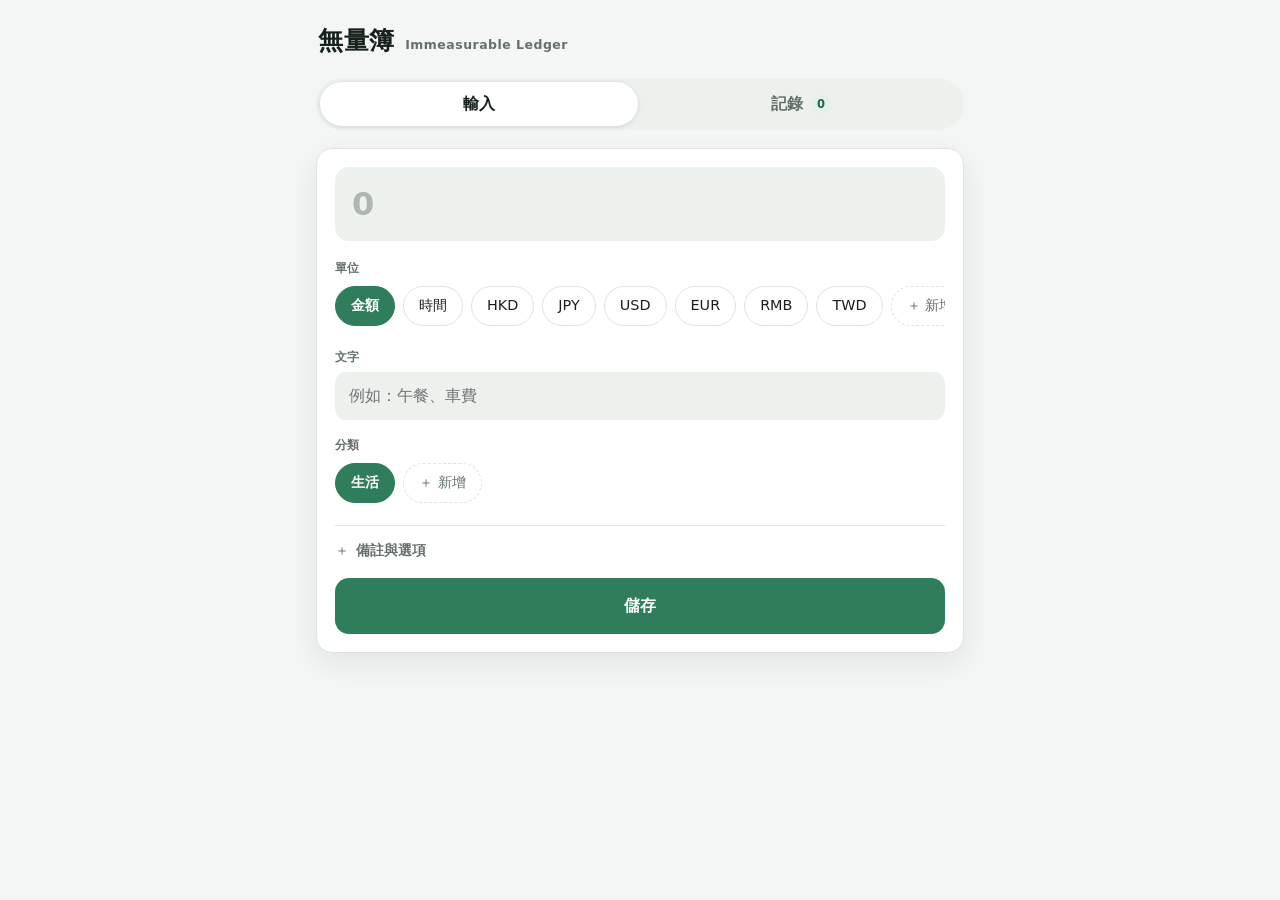
<file: index.html>
<!DOCTYPE html>
<html lang="zh-Hant">
<head>
    <meta charset="UTF-8">
    <meta name="viewport" content="width=device-width, initial-scale=1, viewport-fit=cover">
    <title>無量簿 Immeasurable Ledger</title>
    <meta name="description" content="無量簿 — 簡潔、離線可用的數字記錄 App。">
    <meta name="theme-color" content="#2f7d5b" media="(prefers-color-scheme: light)">
    <meta name="theme-color" content="#111613" media="(prefers-color-scheme: dark)">
    <meta name="apple-mobile-web-app-capable" content="yes">
    <meta name="mobile-web-app-capable" content="yes">
    <meta name="apple-mobile-web-app-title" content="無量簿">
    <meta name="apple-mobile-web-app-status-bar-style" content="default">
    <link rel="manifest" href="manifest.json">
    <link rel="icon" type="image/png" sizes="192x192" href="icon.png">
    <link rel="apple-touch-icon" sizes="180x180" href="apple-touch-icon.png">
    <link rel="stylesheet" href="styles.css">
</head>
<body>
    <div class="app">
        <header class="app-header">
            <h1>
                <button type="button" class="brand" id="helpBtn" aria-haspopup="dialog" aria-controls="helpDialog" title="查看使用說明">
                    <span class="brand-name">無量簿</span>
                    <span class="sub">Immeasurable Ledger</span>
                </button>
            </h1>
        </header>

        <p class="notice" id="storageWarning" hidden>此瀏覽器停用了本機儲存空間，資料只會保留在本次瀏覽中。</p>

        <nav class="tabs" role="tablist" aria-label="主要功能">
            <button class="tab" type="button" role="tab" id="tabInput" aria-selected="true" aria-controls="panelInput" data-tab="input">輸入</button>
            <button class="tab" type="button" role="tab" id="tabRecords" aria-selected="false" aria-controls="panelRecords" data-tab="records">
                記錄 <span class="badge" id="recordCount">0</span>
            </button>
        </nav>

        <main>
        <section class="panel" id="panelInput" role="tabpanel" aria-labelledby="tabInput">
            <form class="card" id="entryForm" novalidate>
                <div class="amount-field" id="amountField">
                    <label class="sr-only" for="amountInput">數字</label>
                    <input id="amountInput" type="text" inputmode="decimal" autocomplete="off" enterkeyhint="done" placeholder="0">
                </div>

                <div class="field">
                    <span class="field-label">單位</span>
                    <div class="chip-row" id="unitChips" role="group" aria-label="單位"></div>
                </div>

                <div class="field">
                    <label for="textInput">文字</label>
                    <input id="textInput" type="text" autocomplete="off" placeholder="例如：午餐、車費">
                </div>

                <div class="field">
                    <span class="field-label">分類</span>
                    <div class="chip-row" id="categoryChips" role="group" aria-label="分類"></div>
                </div>

                <details class="more">
                    <summary>備註與選項</summary>
                    <div class="more-body">
                        <div class="field">
                            <label for="remarksInput">備註</label>
                            <textarea id="remarksInput" rows="3" placeholder="選填"></textarea>
                        </div>
                        <label class="switch">
                            <input type="checkbox" id="recordLocation">
                            儲存時記錄位置
                        </label>
                    </div>
                </details>

                <div class="save-bar">
                    <button class="btn btn-primary" type="submit">儲存</button>
                </div>
            </form>
        </section>

        <section class="panel" id="panelRecords" role="tabpanel" aria-labelledby="tabRecords" hidden>
            <div class="toolbar">
                <input class="input search" id="searchInput" type="search" autocomplete="off" placeholder="搜尋文字、備註、分類" aria-label="搜尋記錄">
            </div>
            <div class="toolbar">
                <button class="btn btn-sm" id="sortBtn" type="button" aria-label="切換排序">新 → 舊</button>
                <label class="switch"><input type="checkbox" id="detailToggle"> 詳細</label>
                <span class="spacer"></span>
                <button class="btn btn-sm" id="exportBtn" type="button">匯出</button>
                <button class="btn btn-sm" id="importBtn" type="button">匯入</button>
                <button class="btn btn-sm btn-danger-ghost" id="clearBtn" type="button">清空</button>
                <input type="file" id="importFile" accept=".csv,text/csv" hidden>
            </div>
            <p class="summary" id="summary" aria-live="polite"></p>
            <div id="dataList"></div>
        </section>
        </main>
    </div>

    <!-- 編輯單筆記錄 -->
    <dialog id="editDialog" class="dialog sheet" aria-labelledby="editTitle">
        <form id="editForm" novalidate>
            <div class="dialog-head">
                <h2 id="editTitle">編輯資料</h2>
                <button type="button" class="icon-btn" id="editClose" aria-label="關閉">✕</button>
            </div>
            <div class="dialog-body">
                <div class="field">
                    <label for="editAmount">數字</label>
                    <input id="editAmount" type="text" inputmode="decimal" autocomplete="off">
                </div>
                <div class="field">
                    <span class="field-label">單位</span>
                    <div class="chip-row" id="editUnitChips" role="group" aria-label="單位"></div>
                </div>
                <div class="field">
                    <label for="editText">文字</label>
                    <input id="editText" type="text" autocomplete="off">
                </div>
                <div class="field">
                    <span class="field-label">分類</span>
                    <div class="chip-row" id="editCategoryChips" role="group" aria-label="分類"></div>
                </div>
                <div class="field">
                    <label for="editRemarks">備註</label>
                    <textarea id="editRemarks" rows="3"></textarea>
                </div>
                <p class="meta" id="editMeta"></p>
            </div>
            <div class="dialog-actions">
                <button type="button" class="btn btn-danger-ghost" id="editDelete">刪除</button>
                <span class="spacer"></span>
                <button type="button" class="btn btn-ghost" id="editCancel">取消</button>
                <button type="submit" class="btn btn-primary" id="editSave">儲存</button>
            </div>
        </form>
    </dialog>

    <!-- 新增單位 / 分類 -->
    <dialog id="promptDialog" class="dialog" aria-labelledby="promptTitle">
        <form id="promptForm" novalidate>
            <div class="dialog-head">
                <h2 id="promptTitle">新增</h2>
                <button type="button" class="icon-btn" id="promptClose" aria-label="關閉">✕</button>
            </div>
            <div class="dialog-body">
                <div class="field">
                    <label for="promptInput" id="promptLabel">名稱</label>
                    <input id="promptInput" type="text" maxlength="20" autocomplete="off">
                </div>
                <p class="field-error" id="promptError" hidden></p>
            </div>
            <div class="dialog-actions">
                <span class="spacer"></span>
                <button type="button" class="btn btn-ghost" id="promptCancel">取消</button>
                <button type="submit" class="btn btn-primary" id="promptOk">確定</button>
            </div>
        </form>
    </dialog>

    <!-- 一般確認 -->
    <dialog id="confirmDialog" class="dialog" aria-labelledby="confirmTitle">
        <div class="dialog-head">
            <h2 id="confirmTitle">確認</h2>
        </div>
        <div class="dialog-body">
            <p class="dialog-text" id="confirmMessage"></p>
        </div>
        <div class="dialog-actions">
            <span class="spacer"></span>
            <button type="button" class="btn btn-ghost" id="confirmCancel">取消</button>
            <button type="button" class="btn btn-primary" id="confirmOk">確定</button>
        </div>
    </dialog>

    <!-- 匯入模式 -->
    <dialog id="importDialog" class="dialog" aria-labelledby="importTitle">
        <div class="dialog-head">
            <h2 id="importTitle">匯入 CSV</h2>
        </div>
        <div class="dialog-body">
            <p class="dialog-text" id="importSummary"></p>
            <p class="dialog-text muted">「合併」會略過完全相同的記錄；「取代」會先清空現有資料。</p>
        </div>
        <div class="dialog-actions dialog-actions-stack">
            <button type="button" class="btn btn-primary" id="importMerge">合併（保留現有）</button>
            <button type="button" class="btn btn-danger" id="importReplace">取代（清空後匯入）</button>
            <button type="button" class="btn btn-ghost" id="importCancel">取消</button>
        </div>
    </dialog>

    <!-- 使用說明 -->
    <dialog id="helpDialog" class="dialog sheet help-dialog" aria-labelledby="helpTitle">
        <div class="dialog-head">
            <h2 id="helpTitle">使用說明</h2>
            <button type="button" class="icon-btn" id="helpClose" aria-label="關閉">✕</button>
        </div>
        <div class="dialog-body help-body" id="helpBody"></div>
        <div class="dialog-actions">
            <span class="spacer"></span>
            <button type="button" class="btn btn-primary" id="helpOk">知道了</button>
        </div>
    </dialog>

    <div class="toast" id="toast" role="status" aria-live="polite">
        <span id="toastMessage"></span>
        <button type="button" id="toastAction" hidden></button>
    </div>

    <noscript>
        <p class="notice">此 App 需要 JavaScript 才能運作。</p>
    </noscript>

    <script src="help.js" defer></script>
    <script src="app.js" defer></script>
</body>
</html>
</file>
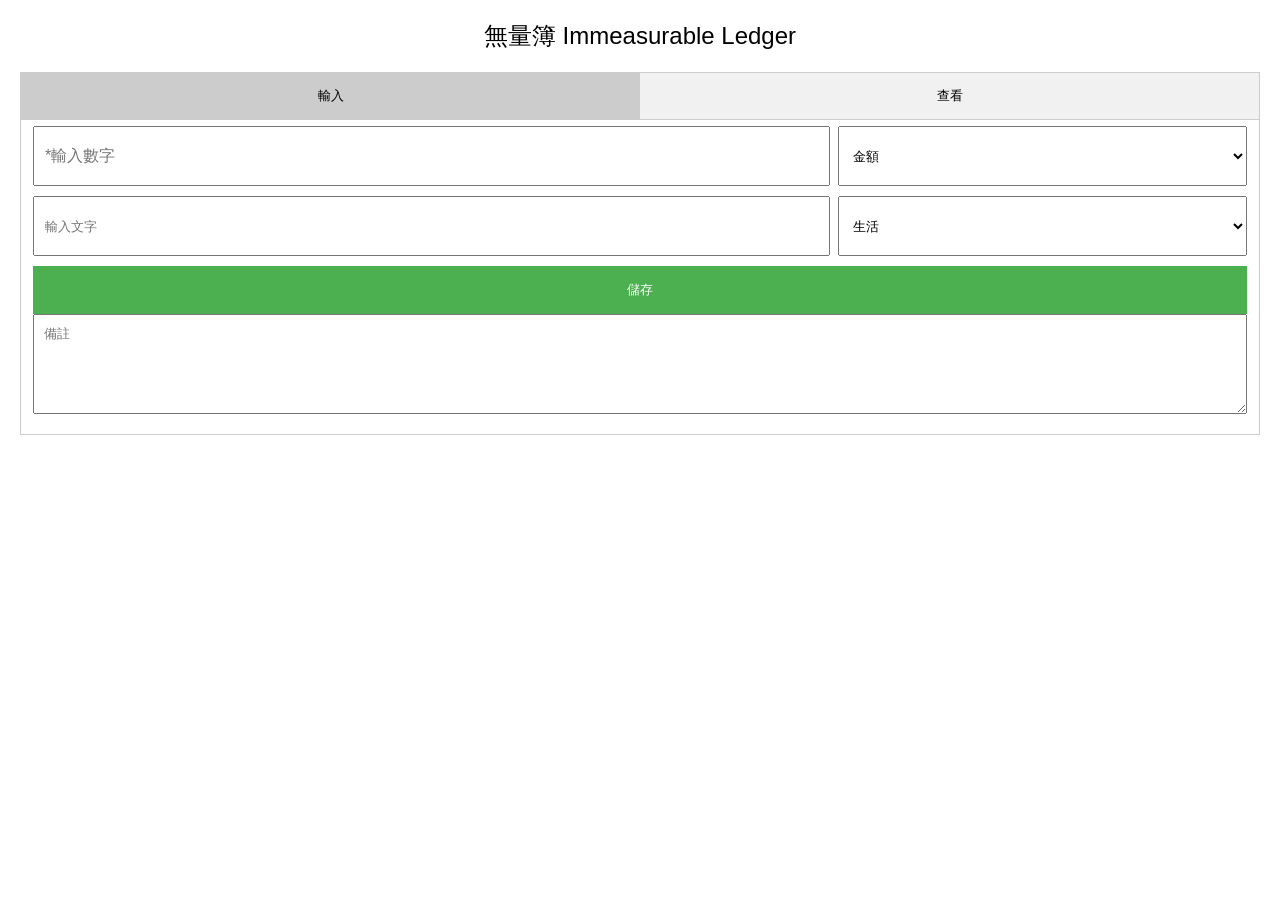
<file: index-old.html>
<!DOCTYPE html>
<html lang="zh">
<head>
    <meta charset="UTF-8">
    <meta name="viewport" content="width=device-width, initial-scale=1.0">
    <title>無量簿</title>
    <meta name="apple-mobile-web-app-capable" content="yes">
    <meta name="mobile-web-app-capable" content="yes">
    <link rel="manifest" href="manifest.json">
    <style>
        body {
            font-family: Arial, sans-serif;
            margin: 20px;
        }
        .header {
            text-align: center;
            font-size: 1.5em;
            margin-bottom: 20px;
        }
        .number-row, .text-row {
            display: flex;
            gap: 8px;
            margin-bottom: 10px;
        }
        .number-input {
            font-size: 1em; /* 與其他輸入框一致 */
            flex: 2;
            padding: 10px;
            box-sizing: border-box;
            height: 60px; /* 增加高度 */
        }
        .unit-select {
            flex: 1;
            padding: 10px;
            box-sizing: border-box;
            height: 60px;
        }
        .text-input {
            flex: 2;
            padding: 10px;
            box-sizing: border-box;
            height: 60px;
        }
        .category-select {
            flex: 1;
            padding: 10px;
            box-sizing: border-box;
            height: 60px;
        }
        .remarks {
            width: 100%;
            height: 100px;
            margin-bottom: 10px;
            padding: 10px;
            box-sizing: border-box;
        }
        .save-btn {
            width: 100%;
            padding: 15px;
            background-color: #4CAF50;
            color: white;
            border: none;
            cursor: pointer;
        }
        .tab {
            overflow: hidden;
            border: 1px solid #ccc;
            background-color: #f1f1f1;
        }
        .tab button {
            background-color: inherit;
            float: left;
            border: none;
            outline: none;
            cursor: pointer;
            padding: 14px 16px;
            width: 50%;
        }
        .tab button.active {
            background-color: #ccc;
        }
        .tabcontent {
            display: none;
            padding: 6px 12px;
            border: 1px solid #ccc;
            border-top: none;
        }
        .view-controls {
            margin-bottom: 10px;
        }
        .category-section {
            margin-bottom: 20px;
        }
        .entry {
            display: flex;
            border-bottom: 1px solid #ddd;
            padding: 10px 0;
            cursor: pointer;
        }
        .entry.simple div {
            flex: 1;
        }
        .entry.detailed {
            flex-wrap: nowrap;
            overflow-x: auto;
        }
        .entry.detailed div {
            flex: 0 0 120px;
            min-width: 120px;
            white-space: normal;
            word-wrap: break-word;
            padding: 5px;
        }
        .entry.selected {
            background-color: #f0f0f0;
        }
        .edit-form {
            display: none;
            padding: 10px;
            border: 1px solid #ccc;
            margin-top: 10px;
        }
        .view-controls button {
            margin-right: 10px;
        }
        /* 手機螢幕適配 */
        @media (max-width: 600px) {
            .number-input, .unit-select, .text-input, .category-select {
                padding: 8px;
                height: 50px; /* 小螢幕稍減高度 */
            }
            .number-row, .text-row {
                gap: 5px;
            }
        }
    </style>
</head>
<body>
    <div class="header">無量簿 Immeasurable Ledger</div>

    <div class="tab">
        <button class="tablinks active" onclick="openTab(event, 'Input')">輸入</button>
        <button class="tablinks" onclick="openTab(event, 'View')">查看</button>
    </div>

    <div id="Input" class="tabcontent" style="display: block;">
        <div class="number-row">
            <input type="number" class="number-input" id="numberInput" placeholder="*輸入數字" required>
            <select class="unit-select" id="unitSelect"></select>
        </div>
        <div class="text-row">
            <input type="text" class="text-input" id="textInput" placeholder="輸入文字">
            <select class="category-select" id="categorySelect"></select>
        </div>
        <button class="save-btn" onclick="saveData()">儲存</button>
        <textarea class="remarks" id="remarks" placeholder="備註"></textarea>
    </div>

    <div id="View" class="tabcontent">
        <div class="view-controls">
            <label>顯示模式: </label>
            <input type="radio" name="viewMode" value="simple" checked onchange="loadData()"> 簡潔
            <input type="radio" name="viewMode" value="detailed" onchange="loadData()"> 詳細
            <button onclick="exportData()">匯出</button>
            <input type="file" id="importFile" accept=".csv" onchange="importData(event)" style="display: inline;">
            <button onclick="clearData()">清空</button>
        </div>
        <div id="dataList"></div>
        <div id="editForm" class="edit-form">
            <h3>編輯資料</h3>
            <input type="number" id="editNumber" placeholder="*輸入數字" required>
            <select id="editUnit"></select>
            <input type="text" id="editText" placeholder="輸入文字">
            <select id="editCategory"></select>
            <textarea id="editRemarks" placeholder="備註"></textarea>
            <button onclick="saveEdit()">儲存</button>
            <button onclick="deleteEdit()">刪除</button>
            <button onclick="cancelEdit()">取消</button>
        </div>
    </div>

    <script>
        let geolocationAvailable = 'geolocation' in navigator;
        let entries = JSON.parse(localStorage.getItem('entries')) || [];
        let categories = JSON.parse(localStorage.getItem('categories')) || ['生活'];
        let lastCategory = localStorage.getItem('lastCategory') || '生活';
        let units = JSON.parse(localStorage.getItem('units')) || ['金額', '時間', 'HKD', 'JPY', 'USD', 'EUR', 'RMB', 'TWD'];
        let lastUnit = localStorage.getItem('lastUnit') || '金額';
        let editIndex = -1;
        let selectedEntry = null;

        function formatDate(date) {
            const year = date.getFullYear();
            const month = String(date.getMonth() + 1).padStart(2, '0');
            const day = String(date.getDate()).padStart(2, '0');
            const hours = String(date.getHours()).padStart(2, '0');
            const minutes = String(date.getMinutes()).padStart(2, '0');
            const seconds = String(date.getSeconds()).padStart(2, '0');
            return `${year}-${month}-${day} ${hours}:${minutes}:${seconds}`;
        }

        function loadUnits(selectId) {
            const select = document.getElementById(selectId);
            select.innerHTML = '';
            units.forEach(unit => {
                const option = document.createElement('option');
                option.value = unit;
                option.text = unit;
                if (unit === lastUnit) option.selected = true;
                select.appendChild(option);
            });
            const addOption = document.createElement('option');
            addOption.value = 'add';
            addOption.text = '新增單位';
            select.appendChild(addOption);
        }

        document.getElementById('unitSelect').addEventListener('change', function() {
            if (this.value === 'add') {
                const newUnit = prompt('輸入新單位名稱：');
                if (newUnit && !units.includes(newUnit)) {
                    units.push(newUnit);
                    localStorage.setItem('units', JSON.stringify(units));
                    loadUnits('unitSelect');
                    this.value = newUnit;
                } else {
                    this.value = lastUnit;
                }
            }
            lastUnit = this.value;
            localStorage.setItem('lastUnit', lastUnit);
        });

        function loadCategories(selectId) {
            const select = document.getElementById(selectId);
            select.innerHTML = '';
            categories.forEach(cat => {
                const option = document.createElement('option');
                option.value = cat;
                option.text = cat;
                if (cat === lastCategory) option.selected = true;
                select.appendChild(option);
            });
            const addOption = document.createElement('option');
            addOption.value = 'add';
            addOption.text = '新增分類';
            select.appendChild(addOption);
        }

        document.getElementById('categorySelect').addEventListener('change', function() {
            if (this.value === 'add') {
                const newCat = prompt('輸入新分類名稱：');
                if (newCat && !categories.includes(newCat)) {
                    categories.push(newCat);
                    localStorage.setItem('categories', JSON.stringify(categories));
                    loadCategories('categorySelect');
                    this.value = newCat;
                } else {
                    this.value = lastCategory;
                }
            }
            lastCategory = this.value;
            localStorage.setItem('lastCategory', lastCategory);
        });

        function loadData() {
            const dataList = document.getElementById('dataList');
            dataList.innerHTML = '';
            const viewMode = document.querySelector('input[name="viewMode"]:checked').value;
            const grouped = entries.reduce((acc, entry) => {
                acc[entry.category] = acc[entry.category] || [];
                acc[entry.category].push(entry);
                return acc;
            }, {});

            Object.keys(grouped).forEach(category => {
                const section = document.createElement('div');
                section.className = 'category-section';
                section.innerHTML = `<h3>${category}</h3>`;
                grouped[category].forEach((entry, index) => {
                    const globalIndex = entries.indexOf(entry);
                    const div = document.createElement('div');
                    div.className = `entry ${viewMode}${globalIndex === selectedEntry ? ' selected' : ''}`;
                    div.onclick = () => {
                        selectedEntry = globalIndex;
                        editEntry(globalIndex);
                        loadData();
                    };
                    if (viewMode === 'simple') {
                        div.innerHTML = `
                            <div>${entry.number} ${entry.unit}</div>
                            <div>${entry.text || ''}</div>
                            <div>${entry.time}</div>
                        `;
                    } else {
                        div.innerHTML = `
                            <div>${entry.number}</div>
                            <div>${entry.unit}</div>
                            <div>${entry.text || ''}</div>
                            <div>${entry.remarks || ''}</div>
                            <div>${entry.time}</div>
                            <div>${entry.location || '未記錄'}</div>
                        `;
                    }
                    section.appendChild(div);
                });
                dataList.appendChild(section);
            });
        }

        function saveData() {
            const number = document.getElementById('numberInput').value;
            const unit = document.getElementById('unitSelect').value;
            const text = document.getElementById('textInput').value;
            const remarks = document.getElementById('remarks').value;
            const category = document.getElementById('categorySelect').value;

            if (!number) {
                alert('請輸入數字');
                return;
            }

            const time = formatDate(new Date());
            let entry = { number, unit, text, remarks, category, time };

            if (geolocationAvailable) {
                navigator.geolocation.getCurrentPosition(
                    (position) => {
                        entry.location = `${position.coords.latitude}, ${position.coords.longitude}`;
                        entries.push(entry);
                        localStorage.setItem('entries', JSON.stringify(entries));
                        loadData();
                        clearInputs();
                    },
                    () => {
                        entry.location = '無法獲取位置';
                        entries.push(entry);
                        localStorage.setItem('entries', JSON.stringify(entries));
                        loadData();
                        clearInputs();
                    }
                );
            } else {
                entry.location = '地理定位不可用';
                entries.push(entry);
                localStorage.setItem('entries', JSON.stringify(entries));
                loadData();
                clearInputs();
            }
        }

        function clearInputs() {
            document.getElementById('numberInput').value = '';
            document.getElementById('textInput').value = '';
            document.getElementById('remarks').value = '';
        }

        function editEntry(index) {
            editIndex = index;
            const entry = entries[index];
            document.getElementById('editNumber').value = entry.number;
            loadUnits('editUnit');
            document.getElementById('editUnit').value = entry.unit;
            document.getElementById('editText').value = entry.text || '';
            loadCategories('editCategory');
            document.getElementById('editCategory').value = entry.category;
            document.getElementById('editRemarks').value = entry.remarks || '';
            document.getElementById('editForm').style.display = 'block';
        }

        function saveEdit() {
            if (editIndex === -1) return;
            const number = document.getElementById('editNumber').value;
            const unit = document.getElementById('editUnit').value;
            const text = document.getElementById('editText').value;
            const category = document.getElementById('editCategory').value;
            const remarks = document.getElementById('editRemarks').value;
            if (!number) {
                alert('請輸入數字');
                return;
            }
            entries[editIndex] = { ...entries[editIndex], number, unit, text, category, remarks };
            localStorage.setItem('entries', JSON.stringify(entries));
            loadData();
            cancelEdit();
        }

        function deleteEdit() {
            if (editIndex === -1) return;
            entries.splice(editIndex, 1);
            localStorage.setItem('entries', JSON.stringify(entries));
            loadData();
            cancelEdit();
        }

        function cancelEdit() {
            editIndex = -1;
            selectedEntry = null;
            document.getElementById('editForm').style.display = 'none';
        }

        function exportData() {
            const now = new Date();
            const filename = `${now.getFullYear()}${String(now.getMonth() + 1).padStart(2, '0')}${String(now.getDate()).padStart(2, '0')}-${String(now.getHours()).padStart(2, '0')}${String(now.getMinutes()).padStart(2, '0')}${String(now.getSeconds()).padStart(2, '0')} Immeasurable Ledger.csv`;
            const csv = [
                ['Number', 'Unit', 'Text', 'Remarks', 'Category', 'Time', 'Location'],
                ...entries.map(entry => [
                    entry.number,
                    entry.unit,
                    `"${entry.text || ''}"`,
                    `"${entry.remarks || ''}"`,
                    entry.category,
                    entry.time,
                    entry.location || '未記錄'
                ])
            ].map(row => row.join(',')).join('\n');
            const blob = new Blob([csv], { type: 'text/csv;charset=utf-8;' });
            const link = document.createElement('a');
            link.href = URL.createObjectURL(blob);
            link.download = filename;
            link.click();
        }

        function importData(event) {
            const file = event.target.files[0];
            if (!file) return;
            const reader = new FileReader();
            reader.onload = function(e) {
                const text = e.target.result;
                const rows = text.split('\n').map(row => row.split(',').map(cell => cell.replace(/^"|"$/g, '')));
                const headers = rows.shift();
                entries = rows.map(row => ({
                    number: row[0],
                    unit: row[1],
                    text: row[2],
                    remarks: row[3],
                    category: row[4],
                    time: row[5],
                    location: row[6]
                })).filter(entry => entry.number);
                localStorage.setItem('entries', JSON.stringify(entries));
                loadData();
                document.getElementById('importFile').value = '';
            };
            reader.readAsText(file);
        }

        function clearData() {
            if (confirm('確定要清空所有資料嗎？此操作無法恢復！\n是否先匯出資料作為備份？')) {
                exportData();
                if (confirm('已匯出備份，確認清空所有資料？')) {
                    entries = [];
                    categories = ['生活'];
                    units = ['金額', '時間', 'HKD', 'JPY', 'USD', 'EUR', 'RMB', 'TWD'];
                    lastCategory = '生活';
                    lastUnit = '金額';
                    localStorage.clear();
                    localStorage.setItem('entries', JSON.stringify(entries));
                    localStorage.setItem('categories', JSON.stringify(categories));
                    localStorage.setItem('units', JSON.stringify(units));
                    localStorage.setItem('lastCategory', lastCategory);
                    localStorage.setItem('lastUnit', lastUnit);
                    loadData();
                }
            }
        }

        function openTab(evt, tabName) {
            const tabcontent = document.getElementsByClassName('tabcontent');
            for (let i = 0; i < tabcontent.length; i++) {
                tabcontent[i].style.display = 'none';
            }
            const tablinks = document.getElementsByClassName('tablinks');
            for (let i = 0; i < tablinks.length; i++) {
                tablinks[i].className = tablinks[i].className.replace(' active', '');
            }
            document.getElementById(tabName).style.display = 'block';
            evt.currentTarget.className += ' active';
            if (tabName === 'View') loadData();
        }

        loadUnits('unitSelect');
        loadCategories('categorySelect');
        loadData();
    </script>
</body>
</html>
</file>
<file: styles.css>
/* ==========================================================================
   無量簿 Immeasurable Ledger — 樣式
   ========================================================================== */

:root {
    color-scheme: light dark;

    --bg: #f3f6f4;
    --surface: #ffffff;
    --surface-2: #edf1ee;
    --text: #17211c;
    --text-muted: #64706a;
    --line: #dde4e0;
    --accent: #2f7d5b;
    --accent-strong: #266349;
    --accent-soft: #e3f1ea;
    --on-accent: #ffffff;
    --danger: #b3261e;
    --danger-soft: #fbeae8;
    --shadow: 0 10px 30px rgba(16, 40, 28, 0.08);
    --radius: 16px;
    --font: system-ui, -apple-system, "Segoe UI", "Noto Sans TC", "PingFang TC", "Microsoft JhengHei", sans-serif;
}

@media (prefers-color-scheme: dark) {
    :root {
        --bg: #101512;
        --surface: #191f1b;
        --surface-2: #232b26;
        --text: #e8efea;
        --text-muted: #9aa8a0;
        --line: #2c3630;
        --accent: #63c495;
        --accent-strong: #86d9ae;
        --accent-soft: #1d3229;
        --on-accent: #0c1a13;
        --danger: #ff8a80;
        --danger-soft: #341d1b;
        --shadow: 0 10px 30px rgba(0, 0, 0, 0.45);
    }
}

* {
    box-sizing: border-box;
}

[hidden] {
    display: none !important;
}

html {
    -webkit-text-size-adjust: 100%;
}

body {
    margin: 0;
    min-height: 100%;
    background: var(--bg);
    color: var(--text);
    font-family: var(--font);
    font-size: 16px;
    line-height: 1.5;
    -webkit-font-smoothing: antialiased;
}

button,
input,
select,
textarea {
    font: inherit;
    color: inherit;
}

:focus-visible {
    outline: 2px solid var(--accent);
    outline-offset: 2px;
}

.sr-only {
    position: absolute;
    width: 1px;
    height: 1px;
    padding: 0;
    margin: -1px;
    overflow: hidden;
    clip: rect(0 0 0 0);
    white-space: nowrap;
    border: 0;
}

.app {
    max-width: 680px;
    margin: 0 auto;
    padding: 22px 16px calc(28px + env(safe-area-inset-bottom));
}

/* ---------- 標題 / 頁籤 ---------- */

.app-header {
    margin: 0 2px 18px;
}

.app-header h1 {
    margin: 0;
    font-size: 1.55rem;
    letter-spacing: 0.03em;
}

.brand {
    display: inline-flex;
    align-items: baseline;
    gap: 10px;
    margin: -4px -8px;
    padding: 4px 8px;
    border: 0;
    border-radius: 10px;
    background: transparent;
    color: inherit;
    font: inherit;
    letter-spacing: inherit;
    text-align: left;
    cursor: pointer;
}

.brand:hover {
    background: var(--surface-2);
}

.brand-name {
    font-weight: 700;
    border-bottom: 1px dotted transparent;
}

.brand:hover .brand-name,
.brand:focus-visible .brand-name {
    border-bottom-color: var(--text-muted);
}

.app-header .sub {
    font-size: 0.78rem;
    color: var(--text-muted);
    letter-spacing: 0.04em;
}

.tabs {
    display: grid;
    grid-template-columns: 1fr 1fr;
    gap: 4px;
    padding: 4px;
    margin-bottom: 18px;
    background: var(--surface-2);
    border-radius: 999px;
}

.tab {
    display: flex;
    align-items: center;
    justify-content: center;
    gap: 8px;
    padding: 10px 12px;
    border: 0;
    border-radius: 999px;
    background: transparent;
    color: var(--text-muted);
    font-weight: 600;
    cursor: pointer;
    transition: background-color 0.18s ease, color 0.18s ease, box-shadow 0.18s ease;
}

.tab[aria-selected="true"] {
    background: var(--surface);
    color: var(--text);
    box-shadow: 0 1px 4px rgba(0, 0, 0, 0.12);
}

.badge {
    min-width: 1.6em;
    padding: 0 6px;
    border-radius: 999px;
    background: var(--accent-soft);
    color: var(--accent-strong);
    font-size: 0.72rem;
    font-weight: 700;
    line-height: 1.6;
    text-align: center;
}

/* ---------- 卡片 / 表單 ---------- */

.card {
    padding: 18px;
    background: var(--surface);
    border: 1px solid var(--line);
    border-radius: var(--radius);
    box-shadow: var(--shadow);
}

.amount-field {
    display: flex;
    align-items: center;
    margin-bottom: 18px;
    padding: 8px 16px;
    background: var(--surface-2);
    border: 1px solid transparent;
    border-radius: 14px;
    transition: border-color 0.18s ease, background-color 0.18s ease;
}

.amount-field:focus-within {
    background: var(--surface);
    border-color: var(--accent);
}

.amount-field.is-invalid {
    border-color: var(--danger);
}

.amount-field input {
    width: 100%;
    min-width: 0;
    padding: 4px 0;
    border: 0;
    background: transparent;
    font-size: 2rem;
    font-weight: 700;
    font-variant-numeric: tabular-nums;
    letter-spacing: -0.01em;
}

.amount-field input::placeholder {
    color: var(--text-muted);
    opacity: 0.45;
}

.amount-field input:focus {
    outline: none;
}

.field {
    margin-bottom: 16px;
}

.field > label,
.field-label {
    display: block;
    margin-bottom: 6px;
    color: var(--text-muted);
    font-size: 0.78rem;
    font-weight: 600;
    letter-spacing: 0.03em;
}

.field:last-child {
    margin-bottom: 0;
}

.input,
.field input,
.field textarea {
    width: 100%;
    padding: 11px 13px;
    background: var(--surface-2);
    border: 1px solid transparent;
    border-radius: 11px;
    transition: border-color 0.18s ease, background-color 0.18s ease;
}

.field textarea {
    display: block;
    resize: vertical;
    min-height: 76px;
}

.input:focus,
.field input:focus,
.field textarea:focus {
    background: var(--surface);
    border-color: var(--accent);
    outline: none;
}

.field input.is-invalid {
    border-color: var(--danger);
}

.chip-row {
    display: flex;
    gap: 8px;
    padding: 2px 0 6px;
    overflow-x: auto;
    scrollbar-width: none;
    -webkit-overflow-scrolling: touch;
}

.chip-row::-webkit-scrollbar {
    display: none;
}

.chip {
    flex: 0 0 auto;
    padding: 8px 15px;
    background: var(--surface);
    border: 1px solid var(--line);
    border-radius: 999px;
    color: var(--text);
    font-size: 0.9rem;
    font-weight: 500;
    white-space: nowrap;
    cursor: pointer;
    transition: background-color 0.15s ease, border-color 0.15s ease, color 0.15s ease;
}

.chip:hover {
    border-color: var(--accent);
}

.chip.is-selected {
    background: var(--accent);
    border-color: var(--accent);
    color: var(--on-accent);
    font-weight: 700;
}

.chip-add {
    color: var(--text-muted);
    border-style: dashed;
}

/* 備註收合 */

.more {
    margin-top: 4px;
    padding-top: 14px;
    border-top: 1px solid var(--line);
}

.more > summary {
    display: flex;
    align-items: center;
    gap: 7px;
    color: var(--text-muted);
    font-size: 0.85rem;
    font-weight: 600;
    list-style: none;
    cursor: pointer;
    user-select: none;
}

.more > summary::-webkit-details-marker {
    display: none;
}

.more > summary::before {
    content: "＋";
    font-weight: 400;
}

.more[open] > summary::before {
    content: "－";
}

.more-body {
    padding-top: 14px;
}

.switch {
    display: inline-flex;
    align-items: center;
    gap: 8px;
    color: var(--text-muted);
    font-size: 0.85rem;
    cursor: pointer;
    user-select: none;
}

.switch input {
    width: 17px;
    height: 17px;
    margin: 0;
    accent-color: var(--accent);
}

/* ---------- 按鈕 ---------- */

.btn {
    display: inline-flex;
    align-items: center;
    justify-content: center;
    gap: 8px;
    padding: 11px 18px;
    border: 1px solid transparent;
    border-radius: 12px;
    background: transparent;
    font-weight: 600;
    cursor: pointer;
    transition: background-color 0.15s ease, opacity 0.15s ease, transform 0.06s ease;
}

.btn:active {
    transform: translateY(1px);
}

.btn:disabled {
    opacity: 0.5;
    cursor: not-allowed;
}

.btn-primary {
    background: var(--accent);
    color: var(--on-accent);
}

.btn-primary:hover {
    background: var(--accent-strong);
}

.btn-danger {
    background: var(--danger);
    color: #fff;
}

.btn-ghost {
    border-color: var(--line);
    color: var(--text);
}

.btn-ghost:hover {
    background: var(--surface-2);
}

.btn-danger-ghost {
    color: var(--danger);
}

.btn-danger-ghost:hover {
    background: var(--danger-soft);
}

.btn-sm {
    padding: 8px 13px;
    background: var(--surface);
    border: 1px solid var(--line);
    border-radius: 10px;
    font-size: 0.85rem;
}

.btn-sm:hover {
    background: var(--surface-2);
}

.save-bar {
    position: sticky;
    bottom: calc(10px + env(safe-area-inset-bottom));
    margin-top: 8px;
    padding-top: 10px;
    background: linear-gradient(to top, var(--surface) 58%, rgba(0, 0, 0, 0));
}

.save-bar .btn-primary {
    width: 100%;
    padding: 15px;
    border-radius: 14px;
    font-size: 1rem;
}

/* ---------- 記錄列表 ---------- */

.toolbar {
    display: flex;
    flex-wrap: wrap;
    align-items: center;
    gap: 8px;
    margin-bottom: 10px;
}

.toolbar .search {
    flex: 1 1 100%;
}

.toolbar .spacer {
    flex: 1 1 auto;
}

.summary {
    margin: 0 0 12px;
    color: var(--text-muted);
    font-size: 0.8rem;
}

.cat {
    margin-bottom: 12px;
    background: var(--surface);
    border: 1px solid var(--line);
    border-radius: var(--radius);
    overflow: hidden;
}

.cat > summary {
    display: flex;
    align-items: center;
    gap: 10px;
    padding: 14px 16px;
    list-style: none;
    cursor: pointer;
    user-select: none;
}

.cat > summary::-webkit-details-marker {
    display: none;
}

.cat > summary::after {
    content: "";
    flex: 0 0 auto;
    width: 8px;
    height: 8px;
    margin-left: 2px;
    border-right: 2px solid var(--text-muted);
    border-bottom: 2px solid var(--text-muted);
    transform: rotate(-45deg);
    transition: transform 0.18s ease;
}

.cat[open] > summary::after {
    transform: rotate(45deg);
}

.cat-name {
    flex: 1 1 auto;
    min-width: 0;
    overflow: hidden;
    font-weight: 700;
    text-overflow: ellipsis;
    white-space: nowrap;
}

.cat-meta {
    flex: 0 0 auto;
    color: var(--text-muted);
    font-size: 0.76rem;
    white-space: nowrap;
}

.entries {
    border-top: 1px solid var(--line);
}

.entry {
    display: block;
    width: 100%;
    padding: 12px 16px;
    border: 0;
    border-top: 1px solid var(--line);
    background: transparent;
    text-align: left;
    cursor: pointer;
    transition: background-color 0.15s ease;
}

.entries .entry:first-child {
    border-top: 0;
}

.entry:hover,
.entry:focus-visible {
    background: var(--surface-2);
}

.entry-top {
    display: flex;
    align-items: baseline;
    justify-content: space-between;
    gap: 12px;
}

.entry-amount {
    min-width: 0;
    overflow-wrap: anywhere;
    font-size: 1.05rem;
    font-weight: 700;
    font-variant-numeric: tabular-nums;
}

.entry-amount .unit {
    margin-left: 5px;
    color: var(--text-muted);
    font-size: 0.78rem;
    font-weight: 500;
}

.entry-time {
    flex: 0 0 auto;
    color: var(--text-muted);
    font-size: 0.74rem;
    font-variant-numeric: tabular-nums;
    white-space: nowrap;
}

.entry-text {
    display: block;
    margin-top: 2px;
    font-size: 0.93rem;
    overflow-wrap: anywhere;
}

.entry-extra {
    display: block;
    margin-top: 4px;
    color: var(--text-muted);
    font-size: 0.79rem;
    overflow-wrap: anywhere;
}

.empty {
    padding: 44px 16px;
    color: var(--text-muted);
    text-align: center;
}

.empty p {
    margin: 0 0 6px;
}

.empty-sub {
    font-size: 0.85rem;
    opacity: 0.8;
}

/* ---------- 對話框 ---------- */

.dialog {
    width: min(560px, calc(100vw - 32px));
    max-height: min(88vh, 800px);
    padding: 0;
    border: 0;
    border-radius: 18px;
    background: var(--surface);
    color: var(--text);
    box-shadow: 0 24px 70px rgba(0, 0, 0, 0.3);
}

.dialog::backdrop {
    background: rgba(8, 14, 10, 0.5);
}

.dialog[open] {
    animation: dialog-pop 0.16s ease-out;
}

/* 只做位移、不做 opacity：在 <dialog> 上淡入透明度會留下錯誤的合成層，
   令底層頁面看起來「透出來」。 */
@keyframes dialog-pop {
    from {
        transform: translateY(10px) scale(0.985);
    }
    to {
        transform: none;
    }
}

.dialog form {
    display: flex;
    flex-direction: column;
    max-height: inherit;
}

.dialog-head {
    display: flex;
    align-items: center;
    justify-content: space-between;
    gap: 12px;
    padding: 16px 18px 6px;
}

.dialog-head h2 {
    margin: 0;
    font-size: 1.05rem;
}

.dialog-body {
    flex: 1 1 auto;
    padding: 8px 18px 4px;
    overflow-y: auto;
}

.dialog-text {
    margin: 4px 0 10px;
    font-size: 0.92rem;
    overflow-wrap: anywhere;
}

.dialog-text.muted {
    color: var(--text-muted);
    font-size: 0.82rem;
}

.dialog-actions {
    display: flex;
    align-items: center;
    gap: 8px;
    margin-top: 10px;
    padding: 12px 18px calc(16px + env(safe-area-inset-bottom));
    border-top: 1px solid var(--line);
}

.dialog-actions .spacer {
    flex: 1 1 auto;
}

.dialog-actions .btn {
    width: auto;
}

.dialog-actions-stack {
    flex-direction: column;
    align-items: stretch;
}

.dialog-actions-stack .btn {
    width: 100%;
}

.icon-btn {
    display: inline-flex;
    align-items: center;
    justify-content: center;
    width: 36px;
    height: 36px;
    padding: 0;
    border: 0;
    border-radius: 999px;
    background: transparent;
    color: var(--text-muted);
    font-size: 1rem;
    cursor: pointer;
}

.icon-btn:hover {
    background: var(--surface-2);
    color: var(--text);
}

.field-error {
    margin: 0 0 8px;
    color: var(--danger);
    font-size: 0.82rem;
}

.meta {
    margin: 14px 0 0;
    padding-top: 12px;
    border-top: 1px solid var(--line);
    color: var(--text-muted);
    font-size: 0.78rem;
    overflow-wrap: anywhere;
}

/* ---------- 使用說明 ---------- */

.help-dialog[open] {
    display: flex;
    flex-direction: column;
}

.help-dialog .dialog-body {
    flex: 1 1 auto;
    min-height: 0;
    overflow-y: auto;
}

.help-body {
    font-size: 0.92rem;
    line-height: 1.68;
}

.help-body h3 {
    margin: 20px 0 6px;
    font-size: 0.95rem;
}

.help-body h3:first-child {
    margin-top: 4px;
}

.help-body p {
    margin: 0 0 10px;
}

.help-body ul {
    margin: 0 0 10px;
    padding-left: 1.25em;
}

.help-body li {
    margin: 3px 0;
}

.help-body strong {
    font-weight: 700;
}

.help-note {
    margin: 14px 0 4px;
    padding: 10px 12px;
    border-left: 3px solid var(--accent);
    border-radius: 0 9px 9px 0;
    background: var(--accent-soft);
    font-size: 0.85rem;
}

/* ---------- Toast ---------- */

.toast {
    position: fixed;
    left: 50%;
    bottom: calc(22px + env(safe-area-inset-bottom));
    z-index: 50;
    display: flex;
    align-items: center;
    gap: 16px;
    max-width: min(520px, calc(100vw - 32px));
    padding: 12px 16px;
    border-radius: 13px;
    background: #21282a;
    color: #f2f6f4;
    font-size: 0.88rem;
    box-shadow: 0 14px 34px rgba(0, 0, 0, 0.32);
    opacity: 0;
    pointer-events: none;
    transform: translate(-50%, 12px);
    transition: opacity 0.18s ease, transform 0.18s ease;
}

.toast.is-visible {
    opacity: 1;
    pointer-events: auto;
    transform: translate(-50%, 0);
}

.toast button {
    flex: 0 0 auto;
    padding: 4px 2px;
    border: 0;
    background: none;
    color: #8ee7b9;
    font-weight: 700;
    cursor: pointer;
}

.notice {
    margin: 0 0 14px;
    padding: 10px 13px;
    border: 1px solid var(--line);
    border-radius: 11px;
    background: var(--surface-2);
    color: var(--text-muted);
    font-size: 0.82rem;
}

/* ---------- 手機 ---------- */

@media (max-width: 600px) {
    .app {
        padding: 16px 12px calc(22px + env(safe-area-inset-bottom));
    }

    .app-header h1 {
        font-size: 1.35rem;
    }

    .card {
        padding: 15px;
    }

    .amount-field input {
        font-size: 1.8rem;
    }

    .dialog.sheet {
        width: 100%;
        max-width: none;
        max-height: 92vh;
        margin: auto auto 0;
        border-radius: 18px 18px 0 0;
    }

    .dialog.sheet[open] {
        animation: sheet-up 0.2s ease-out;
    }

    @keyframes sheet-up {
        from {
            transform: translateY(28px);
        }
        to {
            transform: none;
        }
    }
}

@media (prefers-reduced-motion: reduce) {
    *,
    *::before,
    *::after {
        animation-duration: 0.001ms !important;
        animation-iteration-count: 1 !important;
        transition-duration: 0.001ms !important;
    }
}
</file>
